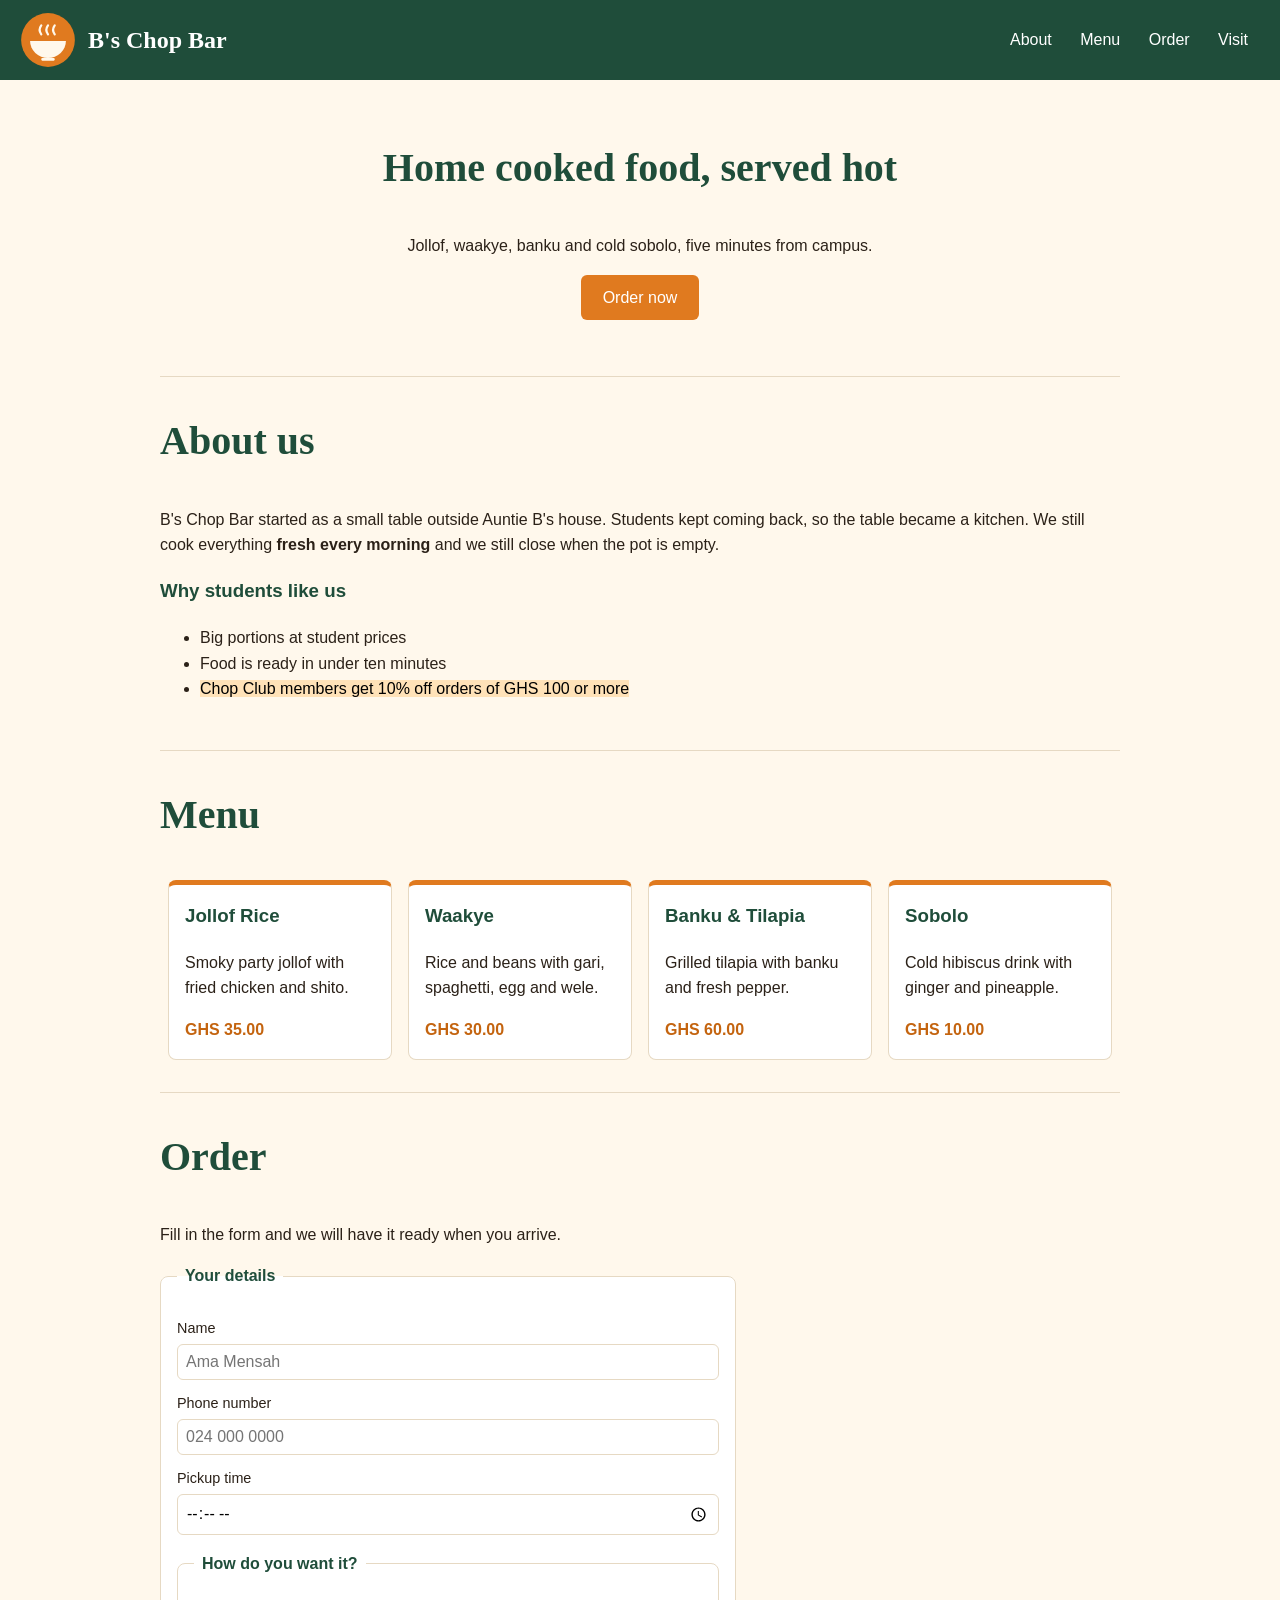
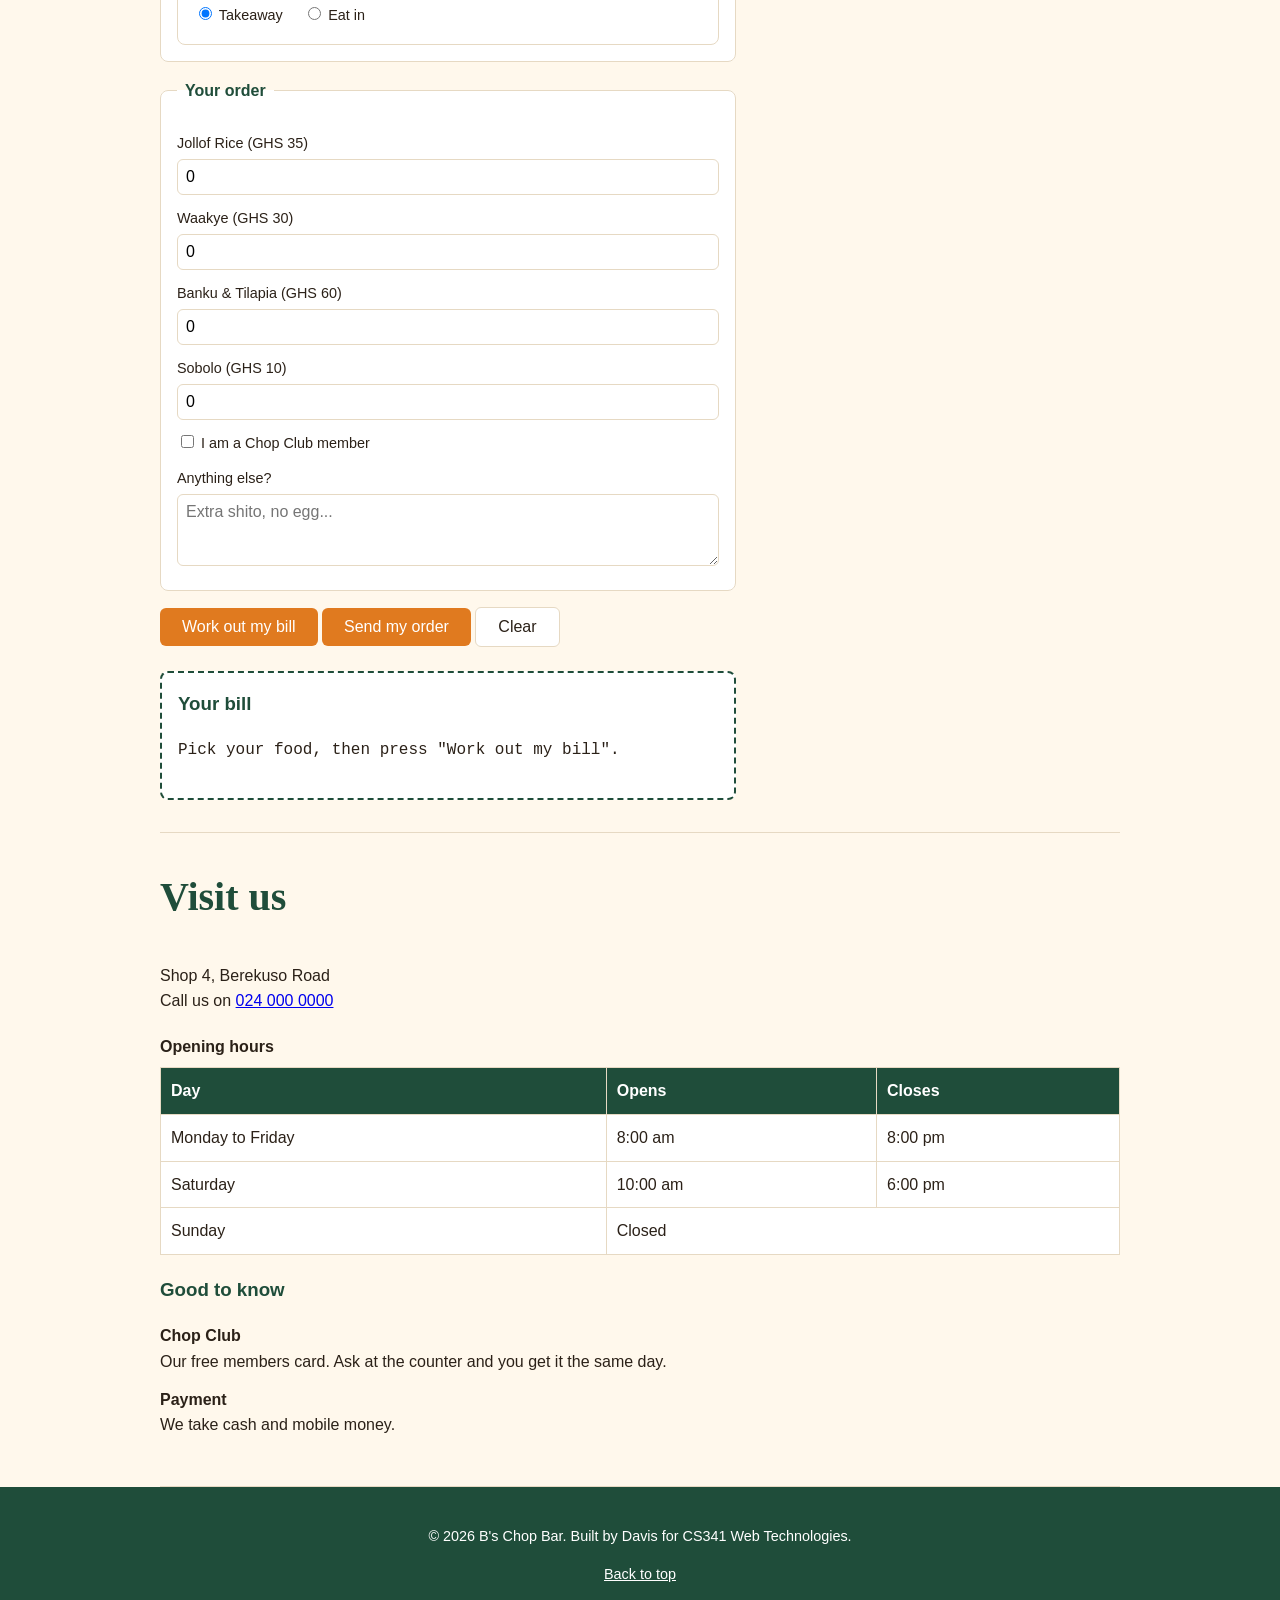
<file: index.html>
<!DOCTYPE html>
<html lang="en">
<head>
  <meta charset="UTF-8">
  <meta name="viewport" content="width=device-width, initial-scale=1.0">
  <meta name="description" content="B's Chop Bar. Home cooked Ghanaian food near campus.">
  <title>B's Chop Bar</title>
  <link rel="stylesheet" href="style.css">
</head>
<body>

  <header>
    <div class="brand">
      <img src="logo.svg" alt="B's Chop Bar logo, a steaming bowl" width="56" height="56">
      <h1 id="bar-name">B's Chop Bar</h1>
    </div>
    <nav>
      <ul>
        <li><a href="#about">About</a></li>
        <li><a href="#menu">Menu</a></li>
        <li><a href="#order">Order</a></li>
        <li><a href="#visit">Visit</a></li>
      </ul>
    </nav>
  </header>

  <main>

    <section class="hero">
      <h2>Home cooked food, served hot</h2>
      <p>Jollof, waakye, banku and cold sobolo, five minutes from campus.</p>
      <a class="button" href="#order">Order now</a>
    </section>

    <section id="about">
      <h2>About us</h2>
      <p>
        B's Chop Bar started as a small table outside Auntie B's house.
        Students kept coming back, so the table became a kitchen. We still cook
        everything <strong>fresh every morning</strong> and we still close when
        the pot is empty.
      </p>
      <h3>Why students like us</h3>
      <ul>
        <li>Big portions at student prices</li>
        <li>Food is ready in under ten minutes</li>
        <li><mark>Chop Club members get 10% off orders of GHS 100 or more</mark></li>
      </ul>
    </section>

    <section id="menu">
      <h2>Menu</h2>
      <div class="menu">
        <article class="card">
          <h3>Jollof Rice</h3>
          <p>Smoky party jollof with fried chicken and shito.</p>
          <p class="price">GHS 35.00</p>
        </article>
        <article class="card">
          <h3>Waakye</h3>
          <p>Rice and beans with gari, spaghetti, egg and wele.</p>
          <p class="price">GHS 30.00</p>
        </article>
        <article class="card">
          <h3>Banku &amp; Tilapia</h3>
          <p>Grilled tilapia with banku and fresh pepper.</p>
          <p class="price">GHS 60.00</p>
        </article>
        <article class="card">
          <h3>Sobolo</h3>
          <p>Cold hibiscus drink with ginger and pineapple.</p>
          <p class="price">GHS 10.00</p>
        </article>
      </div>
    </section>

    <section id="order">
      <h2>Order</h2>
      <p>Fill in the form and we will have it ready when you arrive.</p>

      <div class="order-layout">

        <form action="thanks.html" method="get">
          <fieldset>
            <legend>Your details</legend>

            <label for="customer">Name</label>
            <input type="text" id="customer" name="customer" placeholder="Ama Mensah" required>

            <label for="phone">Phone number</label>
            <input type="tel" id="phone" name="phone" placeholder="024 000 0000" required>

            <label for="pickup-time">Pickup time</label>
            <input type="time" id="pickup-time" name="pickup-time">

            <fieldset>
              <legend>How do you want it?</legend>
              <label class="inline">
                <input type="radio" name="service" value="takeaway" checked> Takeaway
              </label>
              <label class="inline">
                <input type="radio" name="service" value="eat-in"> Eat in
              </label>
            </fieldset>
          </fieldset>

          <fieldset>
            <legend>Your order</legend>

            <label for="jollof">Jollof Rice (GHS 35)</label>
            <input type="number" id="jollof" name="jollof" min="0" max="10" value="0">

            <label for="waakye">Waakye (GHS 30)</label>
            <input type="number" id="waakye" name="waakye" min="0" max="10" value="0">

            <label for="banku">Banku &amp; Tilapia (GHS 60)</label>
            <input type="number" id="banku" name="banku" min="0" max="10" value="0">

            <label for="sobolo">Sobolo (GHS 10)</label>
            <input type="number" id="sobolo" name="sobolo" min="0" max="10" value="0">

            <label class="inline">
              <input type="checkbox" id="member" name="member" value="yes"> I am a Chop Club member
            </label>

            <label for="notes">Anything else?</label>
            <textarea id="notes" name="notes" rows="3" placeholder="Extra shito, no egg..."></textarea>
          </fieldset>

          <button type="button" onclick="showBill()">Work out my bill</button>
          <button type="submit">Send my order</button>
          <button type="reset" class="plain">Clear</button>
        </form>

        <aside class="bill-box">
          <h3>Your bill</h3>
          <noscript>Please enable JavaScript to see your bill.</noscript>
          <div id="receipt">Pick your food, then press "Work out my bill".</div>
          <p id="bill"></p>
        </aside>

      </div>
    </section>

    <section id="visit">
      <h2>Visit us</h2>
      <p>
        Shop 4, Berekuso Road<br>
        Call us on <a href="tel:0240000000">024 000 0000</a>
      </p>

      <table>
        <caption>Opening hours</caption>
        <thead>
          <tr>
            <th>Day</th>
            <th>Opens</th>
            <th>Closes</th>
          </tr>
        </thead>
        <tbody>
          <tr>
            <td>Monday to Friday</td>
            <td>8:00 am</td>
            <td>8:00 pm</td>
          </tr>
          <tr>
            <td>Saturday</td>
            <td>10:00 am</td>
            <td>6:00 pm</td>
          </tr>
          <tr>
            <td>Sunday</td>
            <td colspan="2">Closed</td>
          </tr>
        </tbody>
      </table>

      <h3>Good to know</h3>
      <dl>
        <dt>Chop Club</dt>
        <dd>Our free members card. Ask at the counter and you get it the same day.</dd>
        <dt>Payment</dt>
        <dd>We take cash and mobile money.</dd>
      </dl>
    </section>

  </main>

  <footer>
    <p>&copy; 2026 <span id="footer-name">B's Chop Bar</span>. Built by Davis for CS341 Web Technologies.</p>
    <p><a href="#about">Back to top</a></p>
  </footer>

  <script src="script.js"></script>
</body>
</html>
</file>
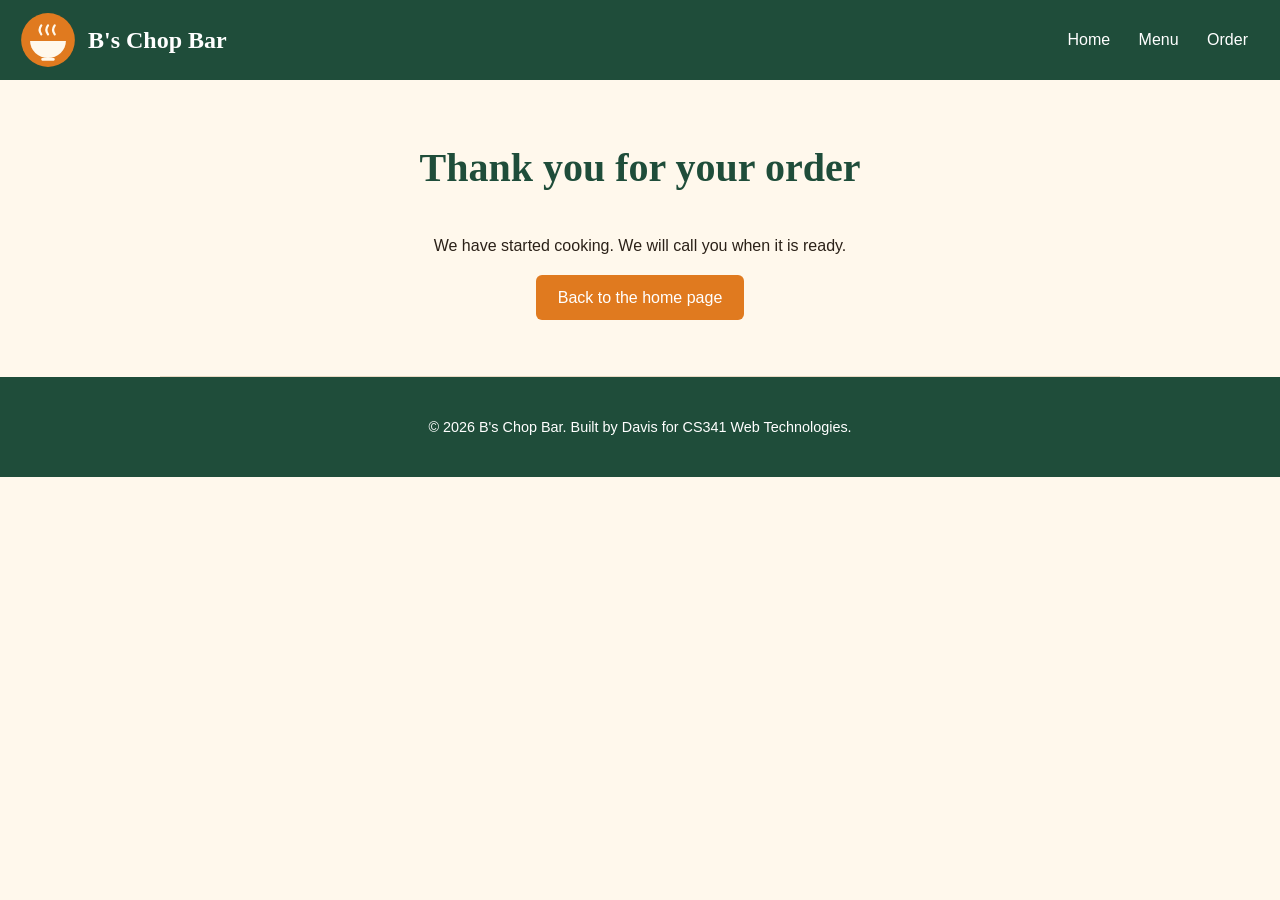
<file: thanks.html>
<!DOCTYPE html>
<html lang="en">
<head>
  <meta charset="UTF-8">
  <meta name="viewport" content="width=device-width, initial-scale=1.0">
  <title>Thank you | B's Chop Bar</title>
  <link rel="stylesheet" href="style.css">
</head>
<body>

  <header>
    <div class="brand">
      <img src="logo.svg" alt="B's Chop Bar logo, a steaming bowl" width="56" height="56">
      <h1>B's Chop Bar</h1>
    </div>
    <nav>
      <ul>
        <li><a href="index.html">Home</a></li>
        <li><a href="index.html#menu">Menu</a></li>
        <li><a href="index.html#order">Order</a></li>
      </ul>
    </nav>
  </header>

  <main>
    <section class="hero">
      <h2>Thank you for your order</h2>
      <p>We have started cooking. We will call you when it is ready.</p>
      <a class="button" href="index.html">Back to the home page</a>
    </section>
  </main>

  <footer>
    <p>&copy; 2026 B's Chop Bar. Built by Davis for CS341 Web Technologies.</p>
  </footer>

</body>
</html>
</file>
<file: style.css>
/* B's Chop Bar stylesheet. Phone layout first, wider screens at the bottom. */

body {
  margin: 0;
  font-family: Verdana, Geneva, sans-serif;
  line-height: 1.6;
  color: #2b2118;
  background-color: #fff8ec;
}

img {
  max-width: 100%;
  height: auto;
}

/* header and navigation */
header {
  padding: 12px 20px;
  background-color: #1f4d3a;
  color: white;
  text-align: center;
}

.brand {
  display: flex;
  justify-content: center;
  align-items: center;
}

.brand img {
  margin-right: 12px;
}

.brand h1 {
  margin: 0;
  font-family: Georgia, serif;
  font-size: 1.5rem;
}

nav ul {
  list-style: none;
  margin: 8px 0 0 0;
  padding: 0;
}

nav li {
  display: inline-block;
}

nav a {
  display: inline-block;
  padding: 6px 12px;
  border-radius: 6px;
}

nav a:link,
nav a:visited {
  color: white;
  text-decoration: none;
}

nav a:hover {
  background-color: #e07a1f;
}

/* page sections */
main {
  max-width: 60em;
  margin: 0 auto;
  padding: 0 20px;
}

section {
  padding: 32px 0;
  border-bottom: 1px solid #e6d9c3;
}

h2 {
  margin-top: 0;
  font-family: Georgia, serif;
  font-size: calc(1.3rem + 1.5vw);
  color: #1f4d3a;
}

h3 {
  color: #1f4d3a;
}

mark {
  background-color: #ffe2b8;
}

.hero {
  padding: 56px 0;
  text-align: center;
}

/* buttons */
.button,
button {
  display: inline-block;
  padding: 10px 22px;
  border: none;
  border-radius: 6px;
  background-color: #e07a1f;
  color: white;
  font-size: 1rem;
  text-decoration: none;
}

.button:hover,
button:hover {
  background-color: #c4640f;
}

button.plain {
  border: 1px solid #e6d9c3;
  background-color: white;
  color: #2b2118;
}

button.plain:hover {
  background-color: #e6d9c3;
}

/* menu cards */
.card {
  box-sizing: border-box;
  margin: 0 0 16px 0;
  padding: 16px;
  border: 1px solid #e6d9c3;
  border-top: 5px solid #e07a1f;
  border-radius: 8px;
  background-color: white;
}

.card:hover {
  border-color: #1f4d3a;
}

.card h3 {
  margin-top: 0;
}

.price {
  margin-bottom: 0;
  font-weight: bold;
  color: #c4640f;
}

/* order form */
.order-layout {
  max-width: 36em;
}

fieldset {
  margin: 0 0 16px 0;
  padding: 16px;
  border: 1px solid #e6d9c3;
  border-radius: 8px;
  background-color: white;
}

fieldset fieldset {
  margin: 16px 0 0 0;
}

legend {
  padding: 0 8px;
  font-weight: bold;
  color: #1f4d3a;
}

label {
  display: block;
  margin-top: 12px;
  font-size: 0.9rem;
}

label.inline {
  display: inline-block;
  margin-right: 16px;
}

input[type="text"],
input[type="tel"],
input[type="time"],
input[type="number"],
textarea {
  box-sizing: border-box;
  width: 100%;
  margin-top: 4px;
  padding: 8px;
  border: 1px solid #e6d9c3;
  border-radius: 6px;
  font-family: inherit;
  font-size: 1rem;
}

/* the customer's bill */
.bill-box {
  box-sizing: border-box;
  margin-top: 24px;
  padding: 16px;
  border: 2px dashed #1f4d3a;
  border-radius: 8px;
  background-color: white;
}

.bill-box h3 {
  margin-top: 0;
}

#receipt {
  white-space: pre-line;
  font-family: "Courier New", monospace;
}

#bill {
  margin-bottom: 0;
  font-weight: bold;
  font-size: 1.2rem;
  color: #1f4d3a;
}

/* opening hours table */
table {
  width: 100%;
  margin: 20px 0;
  border-collapse: collapse;
  background-color: white;
}

caption {
  margin-bottom: 8px;
  text-align: left;
  font-weight: bold;
}

th,
td {
  padding: 10px;
  border: 1px solid #e6d9c3;
  text-align: left;
}

th {
  background-color: #1f4d3a;
  color: white;
}

dt {
  font-weight: bold;
}

dd {
  margin: 0 0 12px 0;
}

/* footer */
footer {
  padding: 24px;
  background-color: #1f4d3a;
  color: white;
  text-align: center;
  font-size: 0.9rem;
}

footer a:link,
footer a:visited {
  color: white;
}

/* wider screens */
@media (min-width: 45em) {
  header {
    display: flex;
    justify-content: space-between;
    align-items: center;
  }

  nav ul {
    margin: 0;
  }

  .menu {
    display: flex;
  }

  .card {
    flex: 1;
    margin: 0 8px;
  }

}
</file>
